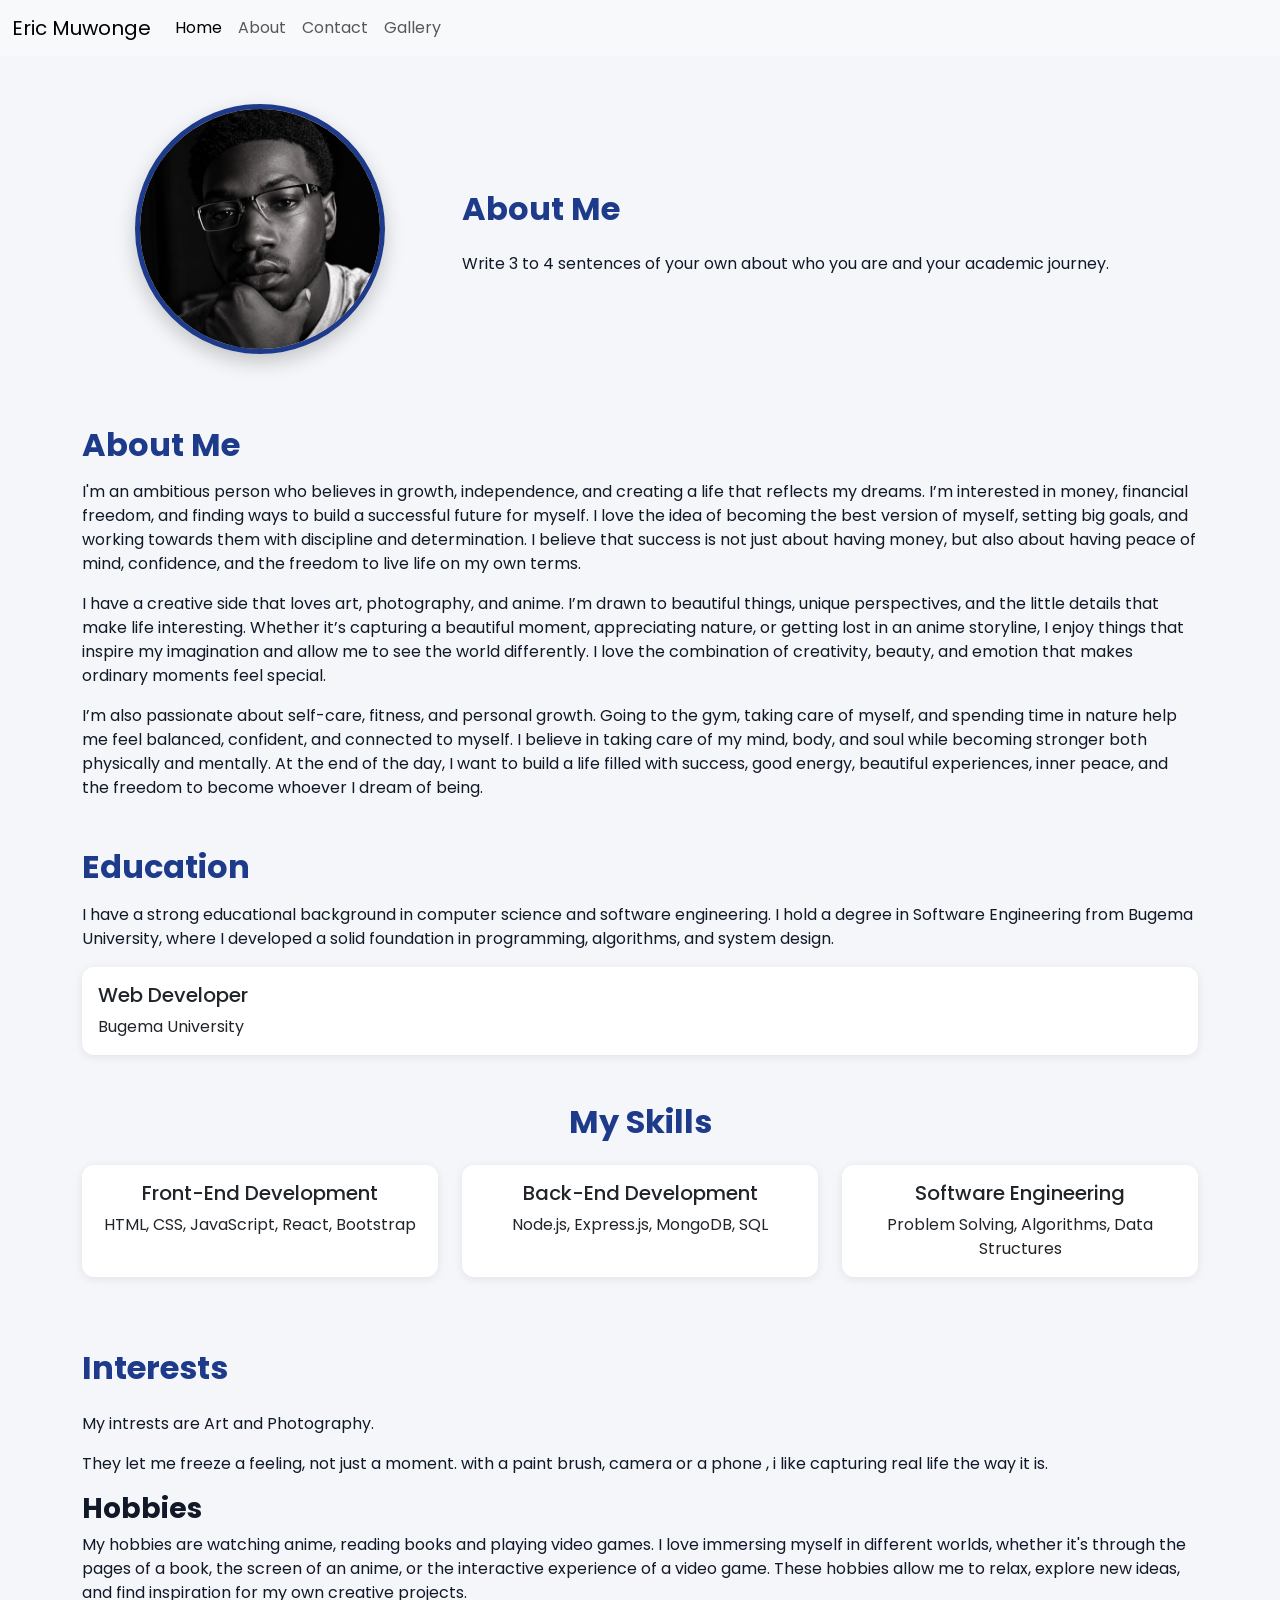
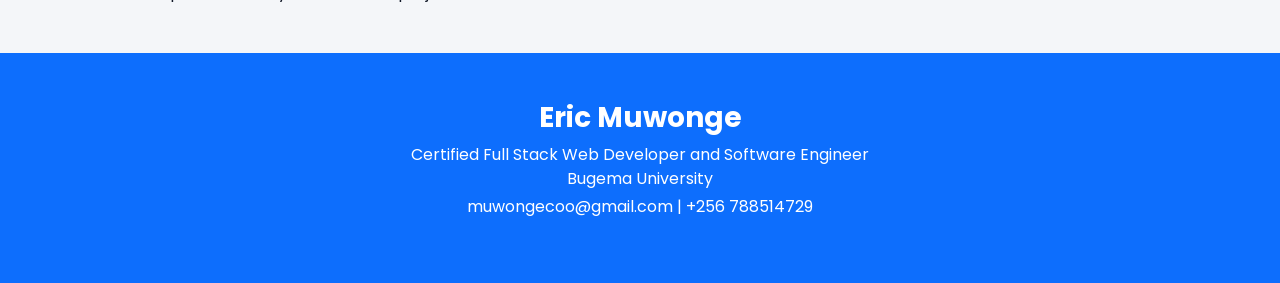
<file: about.html>
<!DOCTYPE html>
<html lang="en">
<head>
    <meta charset="UTF-8">
    <meta name="viewport" content="width=device-width, initial-scale=1.0">
    <title>About Me</title>
    <link href="https://cdn.jsdelivr.net/npm/bootstrap@5.3.8/dist/css/bootstrap.min.css" rel="stylesheet" integrity="sha384-sRIl4kxILFvY47J16cr9ZwB07vP4J8+LH7qKQnuqkuIAvNWLzeN8tE5YBujZqJLB" crossorigin="anonymous">
    <link href="https://fonts.googleapis.com/css2?family=Poppins:wght@400;600;700&display=swap" rel="stylesheet">
    <link rel="stylesheet" href="css/style.css">
    <link rel="stylesheet" href="https://cdn.jsdelivr.net/npm/bootstrap-icons@1.11.3/font/bootstrap-icons.css">
  </head>
  <body>
    <nav class="navbar navbar-expand-lg bg-body-tertiary sticky-top">
  <div class="container-fluid">
    <a class="navbar-brand" href="index.html">Eric Muwonge</a>
    <button class="navbar-toggler" type="button" data-bs-toggle="collapse" data-bs-target="#navbarSupportedContent" aria-controls="navbarSupportedContent" aria-expanded="false" aria-label="Toggle navigation">
      <span class="navbar-toggler-icon"></span>
    </button>
    <div class="collapse navbar-collapse" id="navbarSupportedContent">
      <ul class="navbar-nav me-auto mb-2 mb-lg-0">
        <li class="nav-item">
          <a class="nav-link active" aria-current="page" href="index.html">Home</a>
        </li>
        <li class="nav-item">
          <a class="nav-link" href="about.html">About</a>
        </li>
                <li class="nav-item">
          <a class="nav-link" href="contact.html">Contact</a>
        </li>
        <li class="nav-item">
          <a class="nav-link" href="gallery.html">Gallery</a>
        </li>
      </ul>
    </div>
  </div>
</nav>
<section class="container my-5">
  <div class="row align-items-center">
    <div class="col-md-4 text-center mb-4">
      <img src="images/eric.jpeg" alt="Eric Muwonge" class="profile-pic">
    </div>
    <div class="col-md-8">
      <h2>About Me</h2>
      <p>Write 3 to 4 sentences of your own about who you are and your academic journey.</p>
    </div>
  </div>
</section>
<section class="container my-5">
    <h2 class="mb-3">About Me</h2>
    <p>I'm an ambitious person who believes in growth, independence, and creating a life that reflects my dreams. I’m interested in money, financial freedom, and finding ways to build a successful future for myself. I love the idea of becoming the best version of myself, setting big goals, and working towards them with discipline and determination. I believe that success is not just about having money, but also about having peace of mind, confidence, and the freedom to live life on my own terms.</p>
    <p>I have a creative side that loves art, photography, and anime. I’m drawn to beautiful things, unique perspectives, and the little details that make life interesting. Whether it’s capturing a beautiful moment, appreciating nature, or getting lost in an anime storyline, I enjoy things that inspire my imagination and allow me to see the world differently. I love the combination of creativity, beauty, and emotion that makes ordinary moments feel special.</p>
    <p>I’m also passionate about self-care, fitness, and personal growth. Going to the gym, taking care of myself, and spending time in nature help me feel balanced, confident, and connected to myself. I believe in taking care of my mind, body, and soul while becoming stronger both physically and mentally. At the end of the day, I want to build a life filled with success, good energy, beautiful experiences, inner peace, and the freedom to become whoever I dream of being.</p>
</section>
<section class="container my-5">
    <h2 class="mb-3">Education</h2>
    <p>I have a strong educational background in computer science and software engineering. I hold a degree in Software Engineering from Bugema University, where I developed a solid foundation in programming, algorithms, and system design.</p>
    <div class="card">
        <div class="card-body">
            <h5 class="card-title">Web Developer</h5>
            <p class="card-text">Bugema University</p>
        </div>
    </div>
</section>
    <section class="container my-5">
        <h2 class="text-center mb-4">My Skills</h2>
        <div class="row">
            <div class="col-md-4 mb-4">
                <div class="card h-100">
                    <div class="card-body text-center">
                        <h5 class="card-title">Front-End Development</h5>
                        <p class="card-text">HTML, CSS, JavaScript, React, Bootstrap</p>
                    </div>
                </div>
            </div>
            <div class="col-md-4 mb-4">
                <div class="card h-100">
                    <div class="card-body text-center">
                        <h5 class="card-title">Back-End Development</h5>
                        <p class="card-text">Node.js, Express.js, MongoDB, SQL</p>
                    </div>
                </div>
            </div>
            <div class="col-md-4 mb-4">
                <div class="card h-100">
                    <div class="card-body text-center">
                        <h5 class="card-title">Software Engineering</h5>
                        <p class="card-text">Problem Solving, Algorithms, Data Structures</p>
                    </div>
                </div>
            </div>
        </div>
    </section>
    <section class="container my-5">
  <h2>Interests</h2>
  <p>My intrests are Art and Photography.
    <p>They let me freeze a feeling, not just a moment. with a paint brush, camera or a phone , i like capturing real life the way it is.</p>
    <h3>Hobbies</h3>
    <p>My hobbies are watching anime, reading books and playing video games. I love immersing myself in different worlds, whether it's through the pages of a book, the screen of an anime, or the interactive experience of a video game. These hobbies allow me to relax, explore new ideas, and find inspiration for my own creative projects.</p>
  </p>
</section>
        <footer class="bg-primary text-white text-center py-5">
            <h3 class="fw-bold">Eric Muwonge</h3>
            <p class="mb-0">Certified Full Stack Web Developer and Software Engineer</p>
            <p class="mb-1">Bugema University </p>
            <p>muwongecoo@gmail.com | +256 788514729</p>
        </footer>
    <script src="https://cdn.jsdelivr.net/npm/bootstrap@5.3.8/dist/js/bootstrap.bundle.min.js" integrity="sha384-FKyoEForCGlyvwx9Hj09JcYn3nv7wiPVlz7YYwJrWVcXK/BmnVDxM+D2scQbITxI" crossorigin="anonymous"></script>
  </body>
</html>
</file>
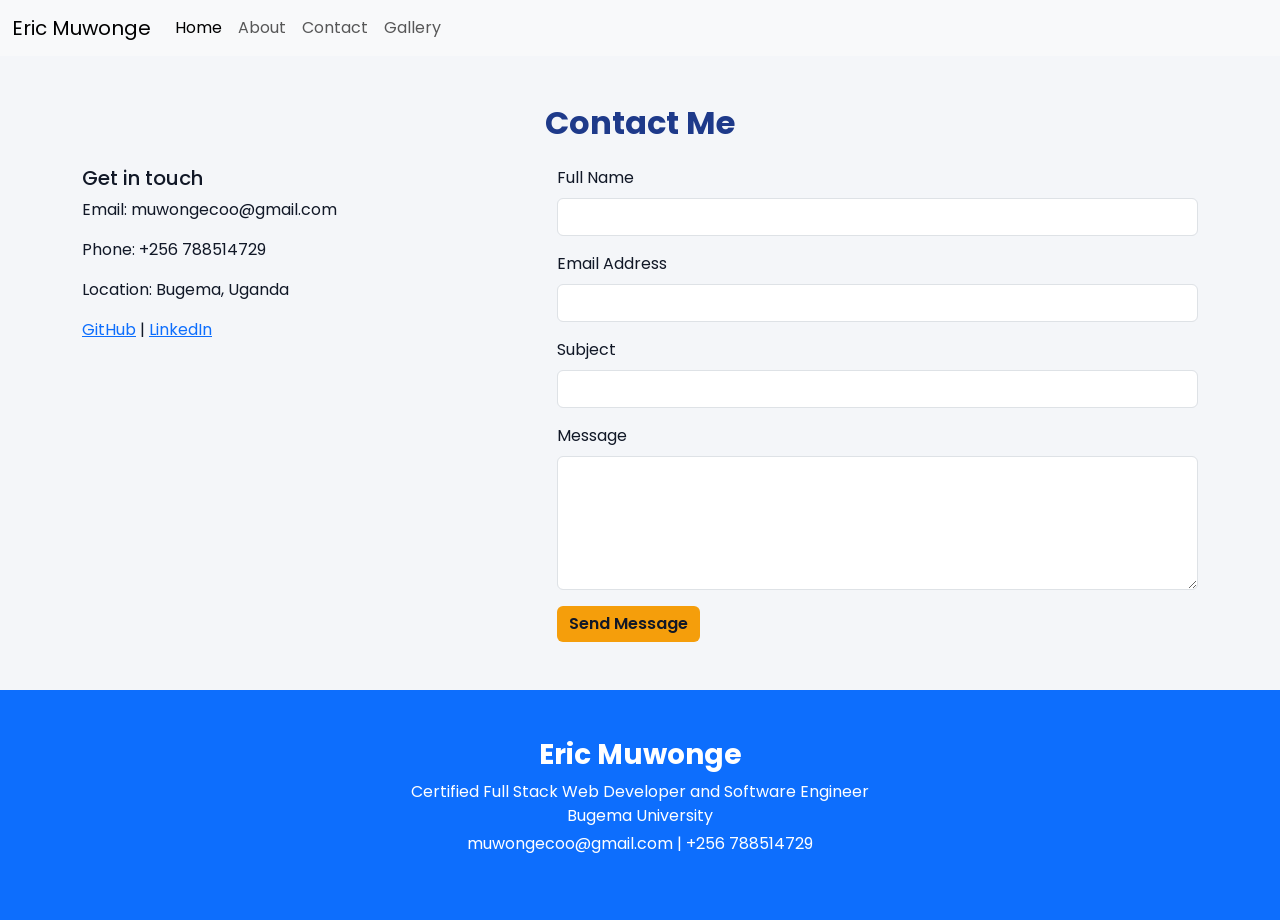
<file: contact.html>
<!DOCTYPE html>
<html lang="en">
<head>
    <meta charset="UTF-8">
    <meta name="viewport" content="width=device-width, initial-scale=1.0">
    <title>Contact Me</title>
    <link href="https://cdn.jsdelivr.net/npm/bootstrap@5.3.8/dist/css/bootstrap.min.css" rel="stylesheet" integrity="sha384-sRIl4kxILFvY47J16cr9ZwB07vP4J8+LH7qKQnuqkuIAvNWLzeN8tE5YBujZqJLB" crossorigin="anonymous">
    <link href="https://fonts.googleapis.com/css2?family=Poppins:wght@400;600;700&display=swap" rel="stylesheet">
    <link rel="stylesheet" href="css/style.css">
    <link rel="stylesheet" href="https://cdn.jsdelivr.net/npm/bootstrap-icons@1.11.3/font/bootstrap-icons.css">
  </head>
  <body>
    <nav class="navbar navbar-expand-lg bg-body-tertiary sticky-top">
  <div class="container-fluid">
    <a class="navbar-brand" href="index.html">Eric Muwonge</a>
    <button class="navbar-toggler" type="button" data-bs-toggle="collapse" data-bs-target="#navbarSupportedContent" aria-controls="navbarSupportedContent" aria-expanded="false" aria-label="Toggle navigation">
      <span class="navbar-toggler-icon"></span>
    </button>
    <div class="collapse navbar-collapse" id="navbarSupportedContent">
      <ul class="navbar-nav me-auto mb-2 mb-lg-0">
        <li class="nav-item">
          <a class="nav-link active" aria-current="page" href="index.html">Home</a>
        </li>
        <li class="nav-item">
          <a class="nav-link" href="about.html">About</a>
        </li>
                <li class="nav-item">
          <a class="nav-link" href="contact.html">Contact</a>
        </li>
        <li class="nav-item">
          <a class="nav-link" href="gallery.html">Gallery</a>
        </li>
      </ul>
    </div>
  </div>
</nav>
<section class="container my-5">
  <h2 class="mb-4 text-center">Contact Me</h2>
  <div class="row">

    <div class="col-md-5 mb-4">
      <h5>Get in touch</h5>
      <p>Email: muwongecoo@gmail.com</p>
      <p>Phone: +256 788514729</p>
      <p>Location: Bugema, Uganda</p>
      <p>
        <a href="https://github.com/ericmuwonge">GitHub</a> |
        <a href="https://linkedin.com/in/ericmuwonge">LinkedIn</a>
      </p>
    </div>

    <div class="col-md-7">
      <form>
        <div class="mb-3">
          <label class="form-label">Full Name</label>
          <input type="text" class="form-control">
        </div>
        <div class="mb-3">
          <label class="form-label">Email Address</label>
          <input type="email" class="form-control">
        </div>
        <div class="mb-3">
          <label class="form-label">Subject</label>
          <input type="text" class="form-control">
        </div>
        <div class="mb-3">
          <label class="form-label">Message</label>
          <textarea class="form-control" rows="5"></textarea>
        </div>
        <button type="submit" class="btn btn-primary">Send Message</button>
      </form>
    </div>

  </div>
</section>
        <footer class="bg-primary text-white text-center py-5">
            <h3 class="fw-bold">Eric Muwonge</h3>
            <p class="mb-0">Certified Full Stack Web Developer and Software Engineer</p>
            <p class="mb-1">Bugema University </p>
            <p>muwongecoo@gmail.com | +256 788514729</p>
        </footer>
    <script src="https://cdn.jsdelivr.net/npm/bootstrap@5.3.8/dist/js/bootstrap.bundle.min.js" integrity="sha384-FKyoEForCGlyvwx9Hj09JcYn3nv7wiPVlz7YYwJrWVcXK/BmnVDxM+D2scQbITxI" crossorigin="anonymous"></script>
  </body>
</html>
</file>
<file: css/style.css>
:root {
  --main: #1e3a8a;
  --accent: #f59e0b;
  --light: #f4f6f9;
  --dark: #111827;
}
body {
  font-family: 'Poppins', sans-serif;
  background: var(--light);
  color: var(--dark);
}
h1, h2, h3 { font-weight: 700; }
.hero {
  background: linear-gradient(rgba(17,24,39,0.7), rgba(17,24,39,0.7)),
              url('../images/hero-bg.jpg') center/cover no-repeat;
  padding: 100px 0 !important;
}
section h2 {
  color: var(--main);
  margin-bottom: 1.5rem;
}
.btn-primary {
  background: var(--accent);
  border: none;
  color: var(--dark);
  font-weight: 600;
}
.card {
  border: none;
  border-radius: 12px;
  box-shadow: 0 2px 10px rgba(0,0,0,0.08);
  transition: transform .3s, box-shadow .3s;
}
.card:hover {
  transform: translateY(-6px);
  box-shadow: 0 10px 25px rgba(0,0,0,0.15);
}
.profile-pic {
  width: 250px;
  height: 250px;
  object-fit: cover;
  border-radius: 50%;
  border: 5px solid var(--main);
  box-shadow: 0 8px 20px rgba(0, 0, 0, 0.2);
}
</file>
